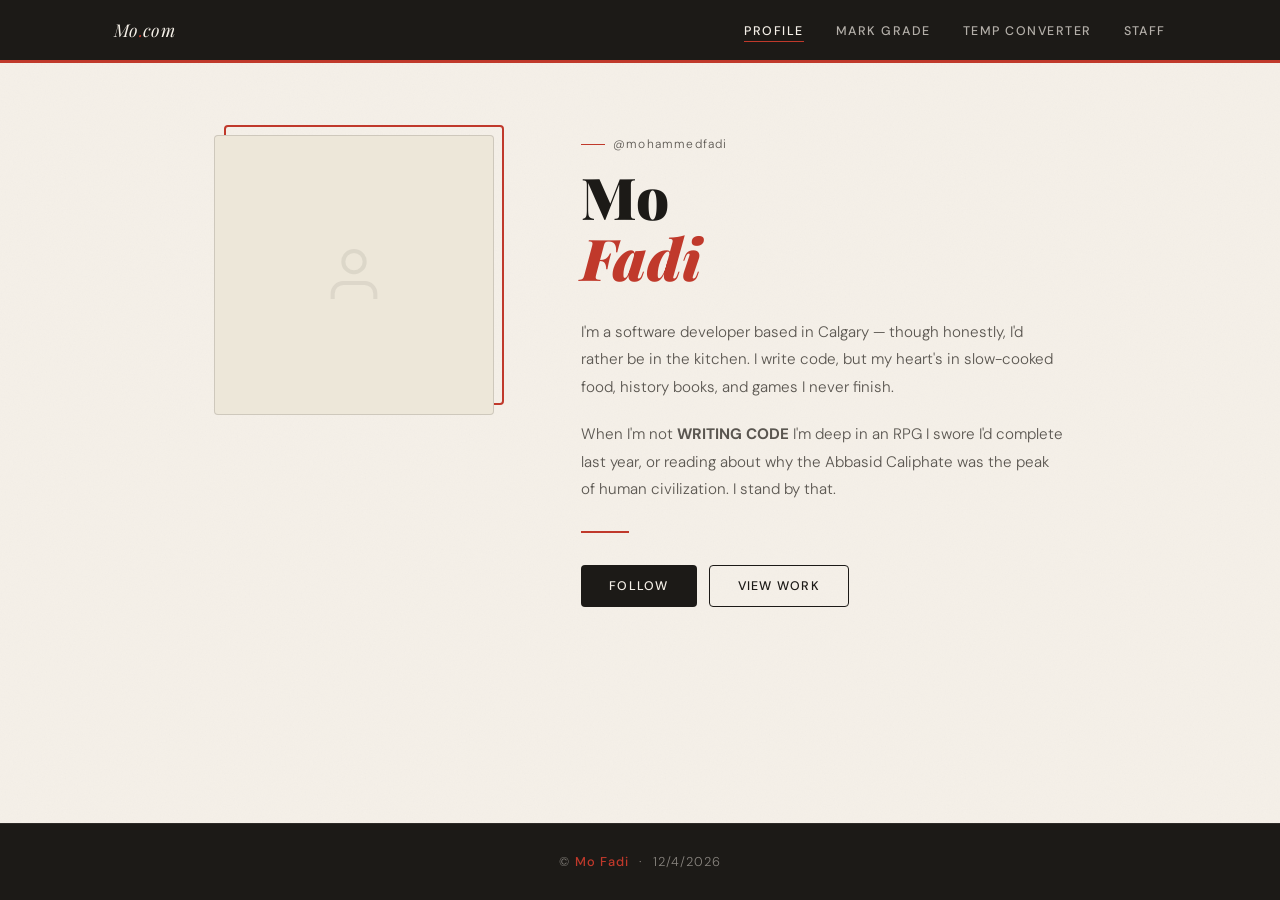
<file: index.html>
<!DOCTYPE html>
<html lang="en">

<head>
    <meta charset="UTF-8">
    <meta name="viewport" content="width=device-width, initial-scale=1.0">
    <title>MoFadi — Profile</title>
    <link rel="stylesheet" href="./style.css">
</head>

<body data-page="profile">
    <div class="main-body">

        <header>
            <div class="header-inner">
                <span class="wordmark">Mo<span>.</span>com</span>
                <nav>
                    <ul class="nav-bar" id="nav-bar">
                        <li><a href="./index.html" class="active">Profile</a></li>
                        <li><a href="./mark-grade.html">Mark Grade</a></li>
                        <li><a href="./temp-converter.html">Temp Converter</a></li>
                        <li><a href="./staff-page.html">Staff</a></li>
                    </ul>
                </nav>
                <div class="menu-item" id="menu-btn" aria-label="Toggle navigation">
                    <svg class="icon-menu" xmlns="http://www.w3.org/2000/svg" width="24" height="24" fill="none"
                        stroke="currentColor" stroke-width="2.2" stroke-linecap="round" stroke-linejoin="round"
                        viewBox="0 0 24 24">
                        <line x1="3" y1="6" x2="21" y2="6" />
                        <line x1="3" y1="12" x2="21" y2="12" />
                        <line x1="3" y1="18" x2="21" y2="18" />
                    </svg>
                </div>
            </div>
        </header>

        <main>
            <div class="profile-page">

                <!-- Left: portrait -->
                <div class="profile-portrait-col">
                    <div class="portrait-frame">
                        <!-- Placeholder shown while image waits to appear -->
                        <div class="portrait-placeholder">
                            <svg viewBox="0 0 24 24" fill="none" stroke="currentColor" stroke-width="1.5">
                                <path d="M20 21v-2a4 4 0 0 0-4-4H8a4 4 0 0 0-4 4v2" />
                                <circle cx="12" cy="7" r="4" />
                            </svg>
                        </div>
                        <!-- Image reveals after 10s via CSS transition-delay -->
                        <img src="./my-pic.jpg" alt="Profile photo" id="profile-image" />
                    </div>
                </div>

                <!-- Right: bio -->
                <div class="profile-bio-col">
                    <span class="profile-handle">@mohammedfadi</span>
                    <h1 class="profile-name">Mo<br><em>Fadi</em></h1>

                    <div class="profile-bio">
                        <p>
                            I'm a software developer based in Calgary — though honestly,
                            I'd rather be in the kitchen. I write code, but my heart's in
                            slow-cooked food, history books, and games I never finish.
                        </p>
                        <p>
                            When I'm not <strong>WRITING CODE</strong> I'm deep in an RPG I swore I'd
                            complete last year, or reading about why the Abbasid Caliphate
                            was the peak of human civilization. I stand by that.
                        </p>
                    </div>

                    <div class="divider"></div>

                    <div class="profile-actions">
                        <button class="btn btn-primary">Follow</button>
                        <button class="btn btn-outline">View Work</button>
                    </div>
                </div>

            </div>
        </main>

        <footer>
            <p>&copy; <strong>Mo Fadi</strong> &nbsp;·&nbsp; <span id="setDate"></span></p>
        </footer>

    </div>
    <script src="./main.js"></script>
</body>

</html>
</file>
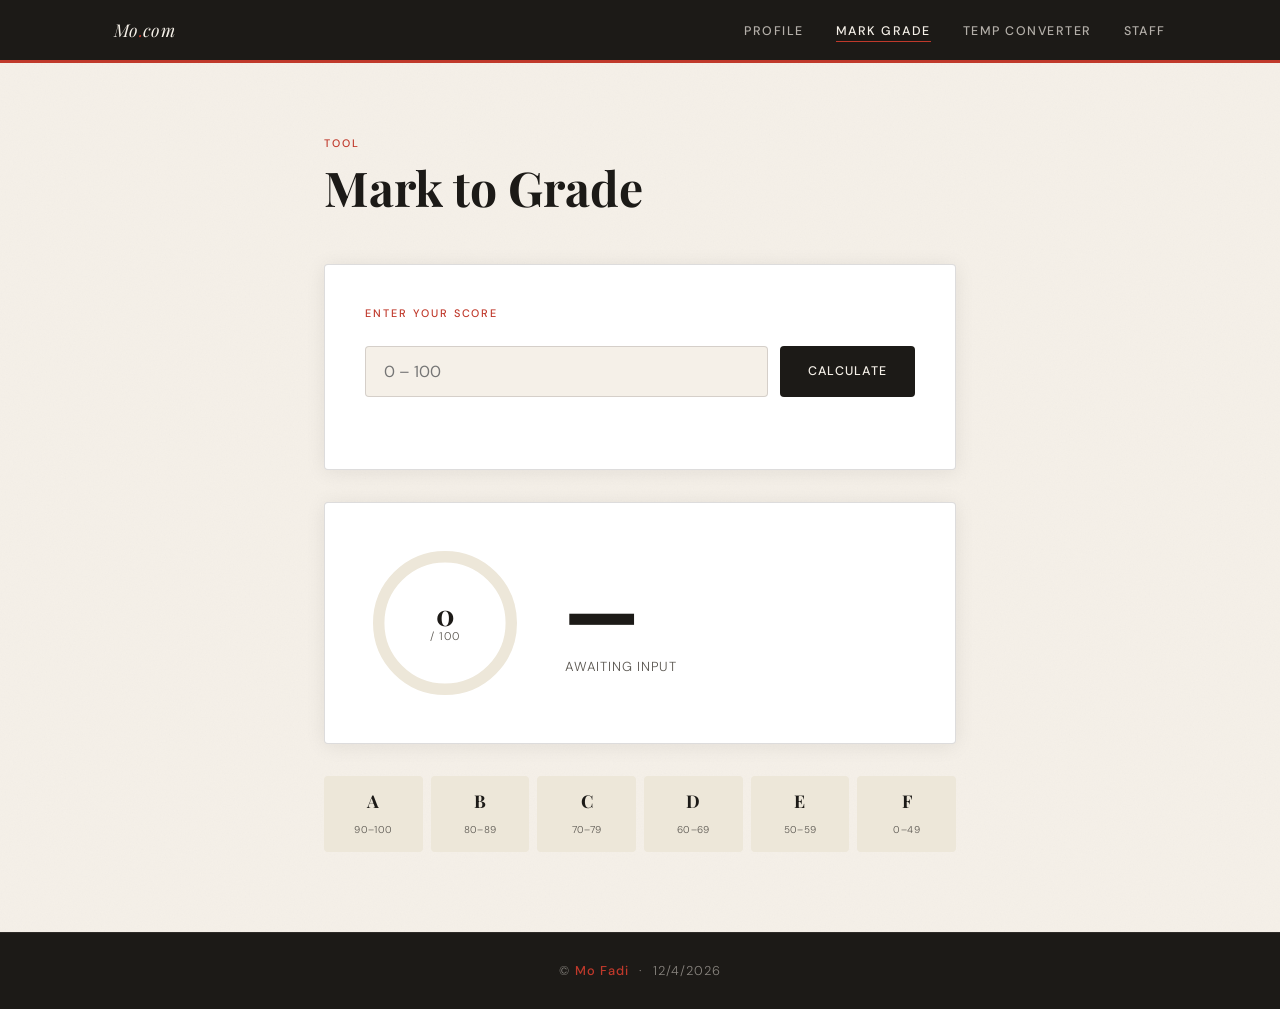
<file: mark-grade.html>
<!DOCTYPE html>
<html lang="en">
<head>
    <meta charset="UTF-8">
    <meta name="viewport" content="width=device-width, initial-scale=1.0">
    <title>MoFadi — Mark Grade</title>
    <link rel="stylesheet" href="./style.css">
</head>
<body data-page="markGrade">
    <div class="main-body">

        <header>
            <div class="header-inner">
                <span class="wordmark">Mo<span>.</span>com</span>
                <nav>
                    <ul class="nav-bar" id="nav-bar">
                        <li><a href="./index.html">Profile</a></li>
                        <li><a href="./mark-grade.html" class="active">Mark Grade</a></li>
                        <li><a href="./temp-converter.html">Temp Converter</a></li>
                        <li><a href="./staff-page.html">Staff</a></li>
                    </ul>
                </nav>
                <div class="menu-item" id="menu-btn" aria-label="Toggle navigation">
                    <svg class="icon-menu" xmlns="http://www.w3.org/2000/svg" width="24" height="24"
                        fill="none" stroke="currentColor" stroke-width="2.2"
                        stroke-linecap="round" stroke-linejoin="round" viewBox="0 0 24 24">
                        <line x1="3" y1="6" x2="21" y2="6"/>
                        <line x1="3" y1="12" x2="21" y2="12"/>
                        <line x1="3" y1="18" x2="21" y2="18"/>
                    </svg>
                </div>
            </div>
        </header>

        <main>
            <div class="grade-page">

                <div class="page-header">
                    <span class="section-label">Tool</span>
                    <h1 class="section-title">Mark to Grade</h1>
                </div>

                <!-- Input card -->
                <div class="grade-input-card">
                    <label for="grade-input" class="section-label">Enter your score</label>
                    <div class="input-row">
                        <input
                            type="text"
                            id="grade-input"
                            class="grade-input"
                            placeholder="0 – 100"
                            autocomplete="off"
                        />
                        <button class="btn-calculate" id="calculate-btn">Calculate</button>
                    </div>
                    <p class="error-message" id="validation-message"></p>
                </div>

                <!-- Result card -->
                <div class="grade-result-card">
                    <div class="gauge-wrap">
                        <svg class="gauge-svg" viewBox="0 0 140 140">
                            <!-- Full circle track -->
                            <circle class="gauge-track" cx="70" cy="70" r="58"/>
                            <!-- Animated fill arc -->
                            <circle class="gauge-fill" id="gauge-arc" cx="70" cy="70" r="58"/>
                        </svg>
                        <div class="gauge-center">
                            <span class="gauge-score" id="currentScore">0</span>
                            <span class="gauge-pct">/ 100</span>
                        </div>
                    </div>

                    <div class="grade-letter-display">
                        <div class="grade-letter" id="grade">—</div>
                        <div class="grade-descriptor" id="grade-descriptor">Awaiting input</div>
                    </div>
                </div>

                <!-- Grade scale legend -->
                <div class="grade-scale" id="grade-scale">
                    <div class="scale-item" data-grade="A">
                        <span class="scale-letter">A</span>
                        <span class="scale-range">90–100</span>
                    </div>
                    <div class="scale-item" data-grade="B">
                        <span class="scale-letter">B</span>
                        <span class="scale-range">80–89</span>
                    </div>
                    <div class="scale-item" data-grade="C">
                        <span class="scale-letter">C</span>
                        <span class="scale-range">70–79</span>
                    </div>
                    <div class="scale-item" data-grade="D">
                        <span class="scale-letter">D</span>
                        <span class="scale-range">60–69</span>
                    </div>
                    <div class="scale-item" data-grade="E">
                        <span class="scale-letter">E</span>
                        <span class="scale-range">50–59</span>
                    </div>
                    <div class="scale-item" data-grade="F">
                        <span class="scale-letter">F</span>
                        <span class="scale-range">0–49</span>
                    </div>
                </div>

            </div>
        </main>

        <footer>
            <p>&copy; <strong>Mo Fadi</strong> &nbsp;·&nbsp; <span id="setDate"></span></p>
        </footer>

    </div>
    <script src="./main.js"></script>
</body>
</html>
</file>
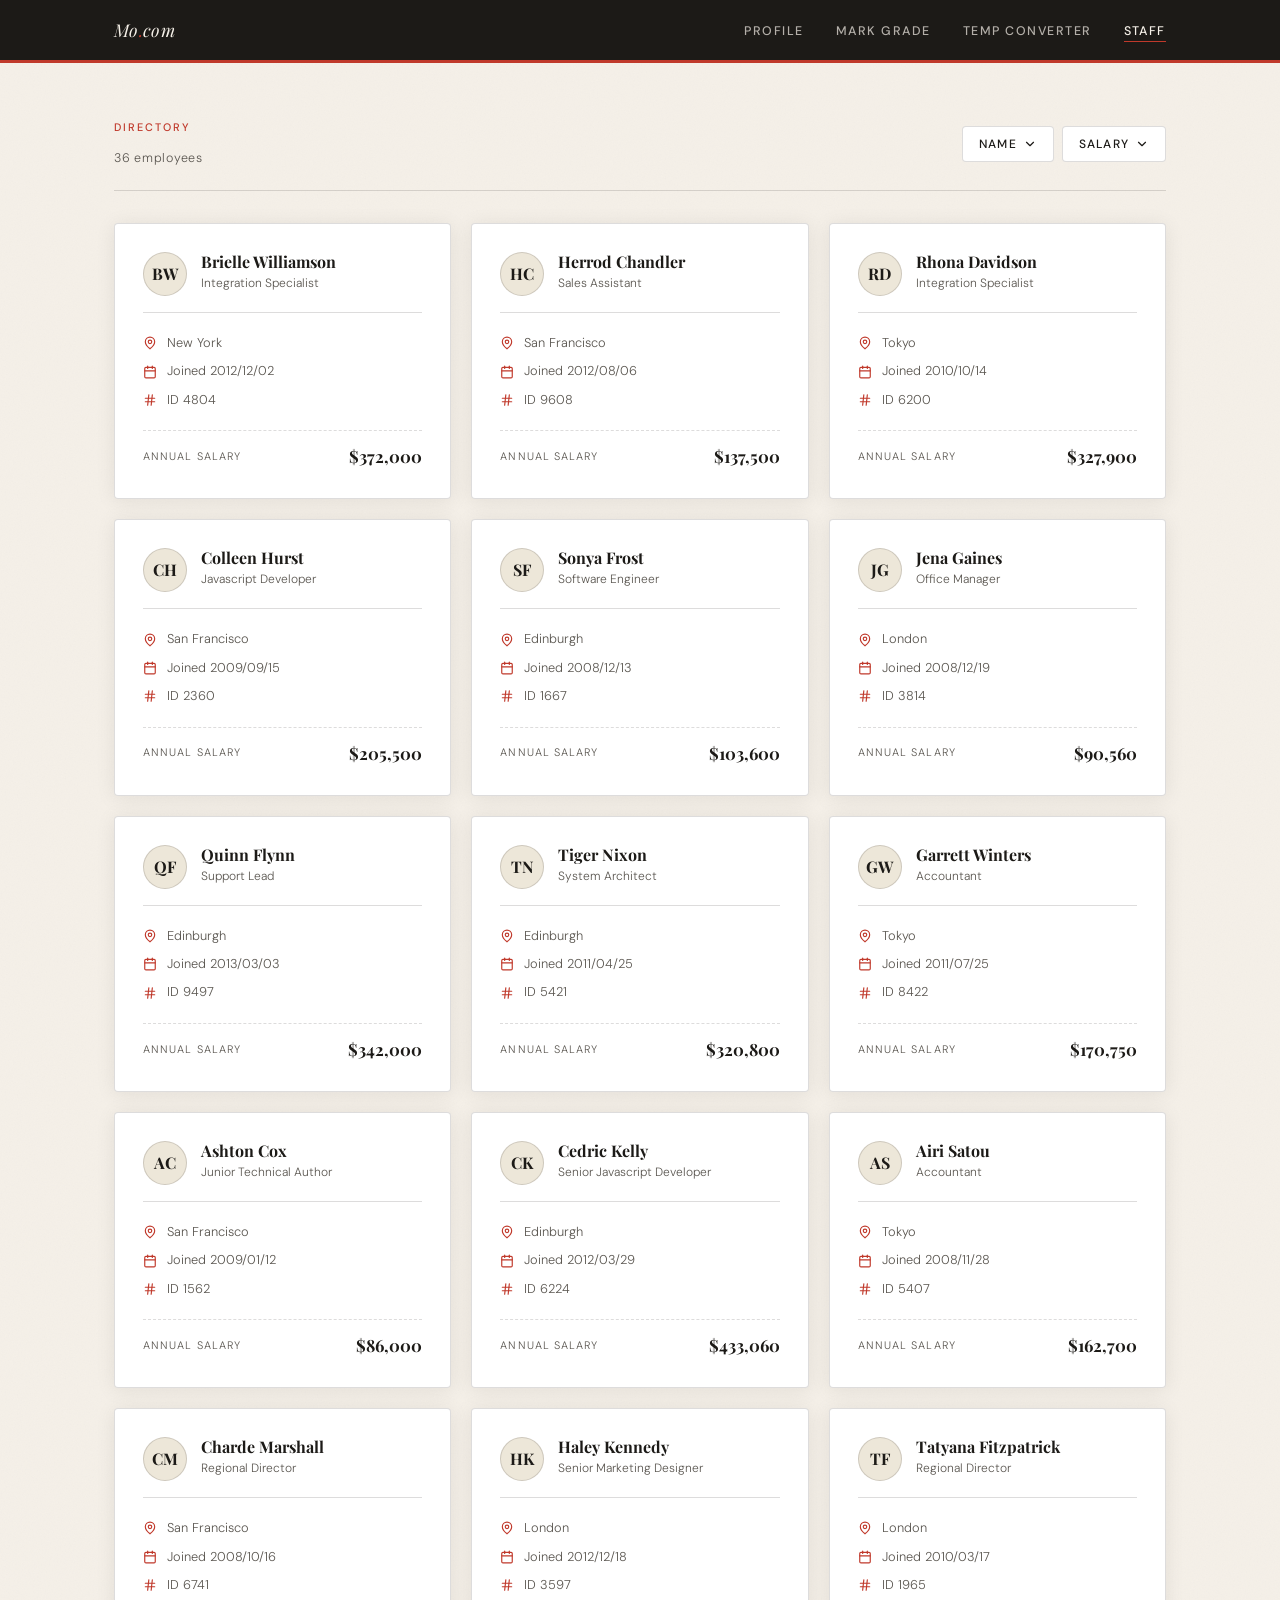
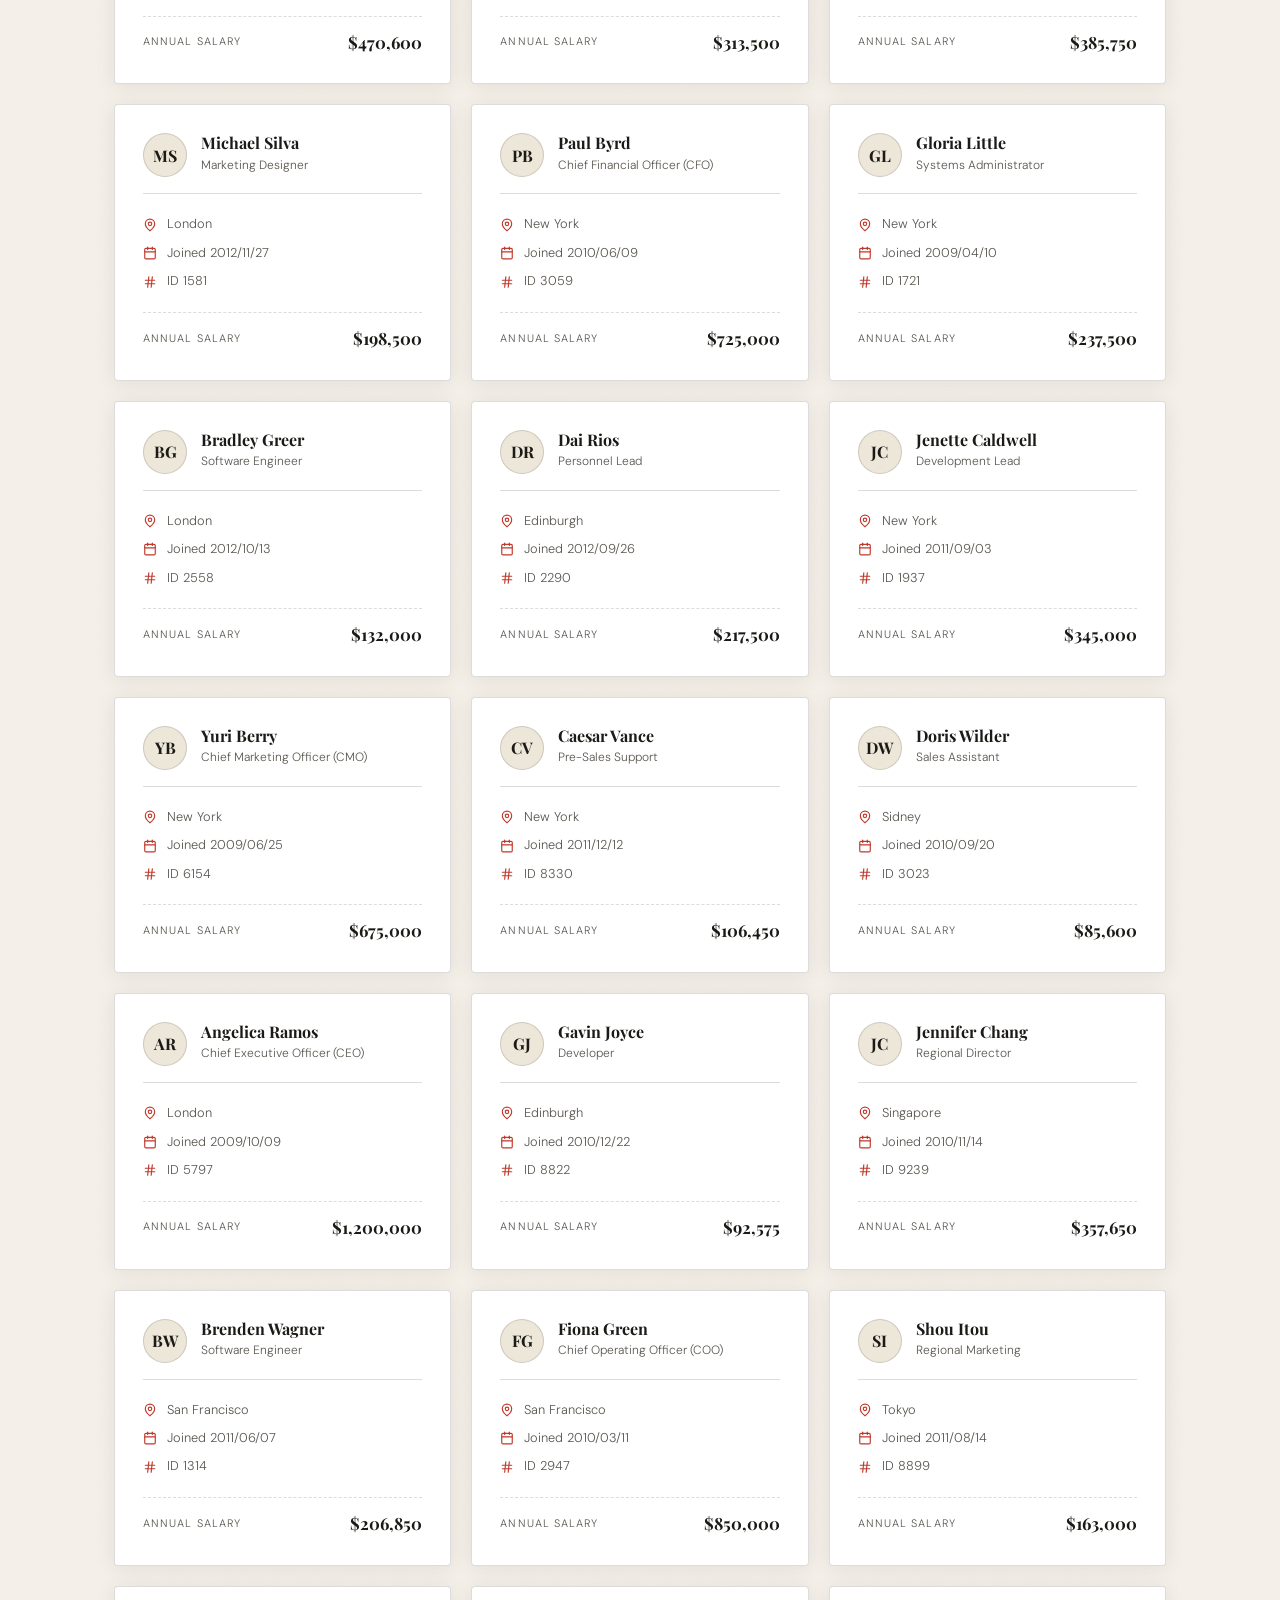
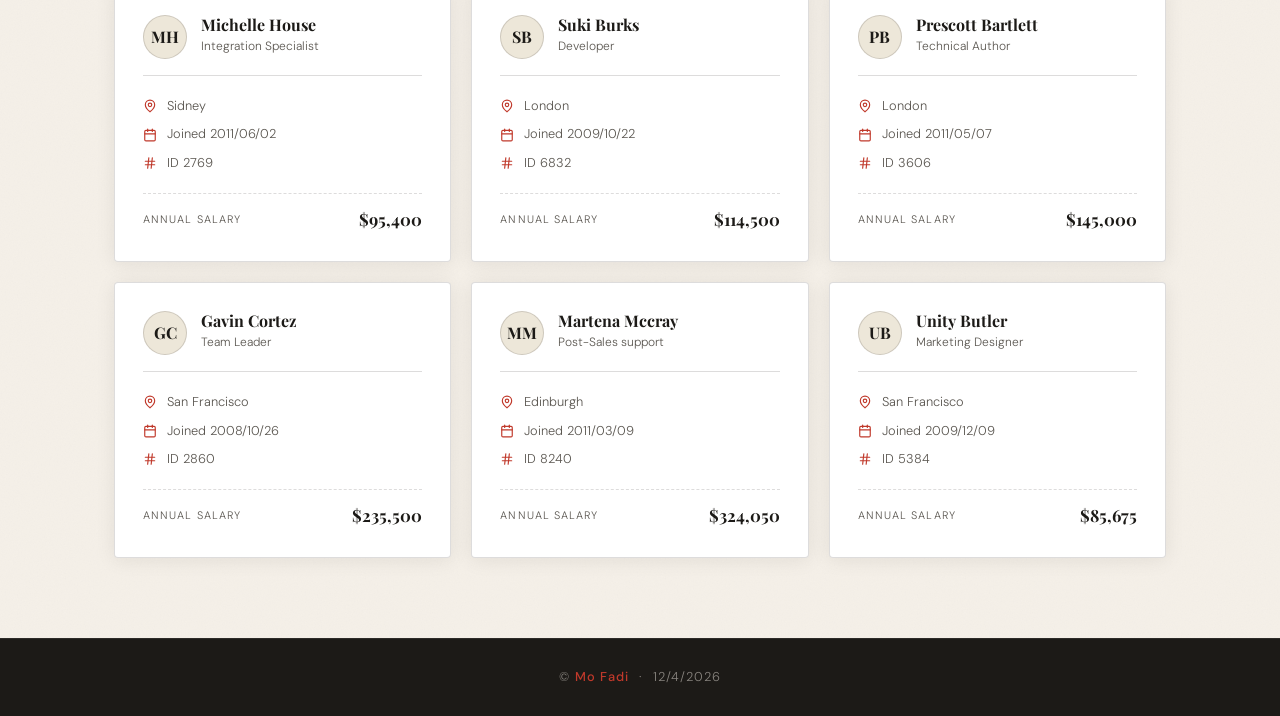
<file: staff-page.html>
<!DOCTYPE html>
<html lang="en">
<head>
    <meta charset="UTF-8">
    <meta name="viewport" content="width=device-width, initial-scale=1.0">
    <title>MoFad — Staff</title>
    <link rel="stylesheet" href="./style.css">
</head>
<body data-page="staffPage">
    <div class="main-body">

        <header>
            <div class="header-inner">
                <span class="wordmark">Mo<span>.</span>com</span>
                <nav>
                    <ul class="nav-bar" id="nav-bar">
                        <li><a href="./index.html">Profile</a></li>
                        <li><a href="./mark-grade.html">Mark Grade</a></li>
                        <li><a href="./temp-converter.html">Temp Converter</a></li>
                        <li><a href="./staff-page.html" class="active">Staff</a></li>
                    </ul>
                </nav>
                <div class="menu-item" id="menu-btn" aria-label="Toggle navigation">
                    <svg class="icon-menu" xmlns="http://www.w3.org/2000/svg" width="24" height="24"
                        fill="none" stroke="currentColor" stroke-width="2.2"
                        stroke-linecap="round" stroke-linejoin="round" viewBox="0 0 24 24">
                        <line x1="3" y1="6" x2="21" y2="6"/>
                        <line x1="3" y1="12" x2="21" y2="12"/>
                        <line x1="3" y1="18" x2="21" y2="18"/>
                    </svg>
                </div>
            </div>
        </header>

        <main>
            <div class="staff-page">

                <div class="staff-controls">
                    <div>
                        <span class="section-label">Directory</span>
                        <span class="staff-count" id="staff-count"></span>
                    </div>

                    <!-- Sort controls -->
                    <div class="sort-buttons">
                        <!-- Sort by name -->
                        <div class="sort-btn-wrap">
                            <button class="sort-btn" id="name">
                                Name
                                <svg xmlns="http://www.w3.org/2000/svg" width="14" height="14"
                                    viewBox="0 0 24 24" fill="none" stroke="currentColor"
                                    stroke-width="2" stroke-linecap="round" stroke-linejoin="round">
                                    <polyline points="6 9 12 15 18 9"/>
                                </svg>
                            </button>
                            <ul class="dd-menu" id="dd-name">
                                <li class="asc">↑ A → Z</li>
                                <li class="desc">↓ Z → A</li>
                            </ul>
                        </div>

                        <!-- Sort by salary -->
                        <div class="sort-btn-wrap">
                            <button class="sort-btn" id="salary">
                                Salary
                                <svg xmlns="http://www.w3.org/2000/svg" width="14" height="14"
                                    viewBox="0 0 24 24" fill="none" stroke="currentColor"
                                    stroke-width="2" stroke-linecap="round" stroke-linejoin="round">
                                    <polyline points="6 9 12 15 18 9"/>
                                </svg>
                            </button>
                            <ul class="dd-menu" id="dd-salary">
                                <li class="asc">↑ Low → High</li>
                                <li class="desc">↓ High → Low</li>
                            </ul>
                        </div>
                    </div>
                </div>

                <!-- Cards injected by JS -->
                <div class="staff-grid" id="staff-organize"></div>

            </div>
        </main>

        <footer>
            <p>&copy; <strong>Mo Fadi</strong> &nbsp;·&nbsp; <span id="setDate"></span></p>
        </footer>

    </div>
    <script src="./main.js"></script>
</body>
</html>
</file>
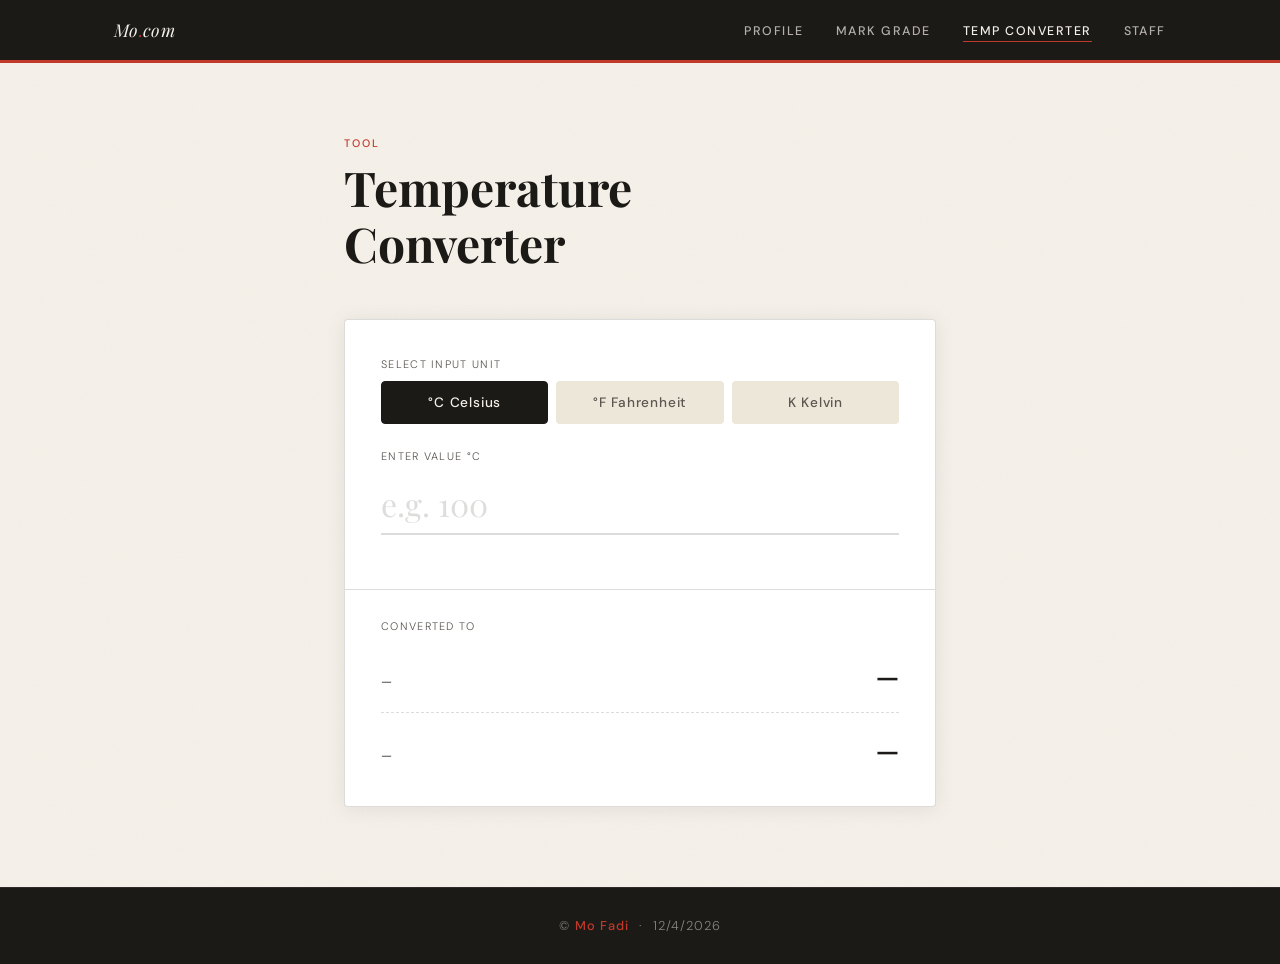
<file: temp-converter.html>
<!DOCTYPE html>
<html lang="en">
<head>
    <meta charset="UTF-8">
    <meta name="viewport" content="width=device-width, initial-scale=1.0">
    <title>MoFadi — Temp Converter</title>
    <link rel="stylesheet" href="./style.css">
</head>
<body data-page="tempPage">
    <div class="main-body">

        <header>
            <div class="header-inner">
                <span class="wordmark">Mo<span>.</span>com</span>
                <nav>
                    <ul class="nav-bar" id="nav-bar">
                        <li><a href="./index.html">Profile</a></li>
                        <li><a href="./mark-grade.html">Mark Grade</a></li>
                        <li><a href="./temp-converter.html" class="active">Temp Converter</a></li>
                        <li><a href="./staff-page.html">Staff</a></li>
                    </ul>
                </nav>
                <div class="menu-item" id="menu-btn" aria-label="Toggle navigation">
                    <svg class="icon-menu" xmlns="http://www.w3.org/2000/svg" width="24" height="24"
                        fill="none" stroke="currentColor" stroke-width="2.2"
                        stroke-linecap="round" stroke-linejoin="round" viewBox="0 0 24 24">
                        <line x1="3" y1="6" x2="21" y2="6"/>
                        <line x1="3" y1="12" x2="21" y2="12"/>
                        <line x1="3" y1="18" x2="21" y2="18"/>
                    </svg>
                </div>
            </div>
        </header>

        <main>
            <div class="temp-page">

                <div class="page-header">
                    <span class="section-label">Tool</span>
                    <h1 class="section-title">Temperature<br>Converter</h1>
                </div>

                <div class="temp-card">

                    <!-- Unit selection + input -->
                    <div class="temp-input-zone">
                        <span class="temp-field-label">Select input unit</span>
                        <div class="temp-unit-row">
                            <button class="unit-btn celsius" data-unit="c">°C Celsius</button>
                            <button class="unit-btn fahrenheight" data-unit="f">°F Fahrenheit</button>
                            <button class="unit-btn kelvin" data-unit="k">K Kelvin</button>
                        </div>

                        <div class="temp-field-wrap">
                            <span class="temp-field-label">
                                Enter value
                                <span class="current-unit" id="current-unit-label"></span>
                            </span>
                            <input
                                type="text"
                                id="temp-input"
                                placeholder="e.g. 100"
                                autocomplete="off"
                            />
                        </div>
                        <p class="error-hint" id="temp-error"></p>
                    </div>

                    <!-- Results -->
                    <div class="temp-results-zone">
                        <span class="results-label">Converted to</span>
                        <div class="result-rows">
                            <div class="result-row" id="result-row-1">
                                <span class="result-unit-label first-unit">—</span>
                                <span class="result-value first-value">—</span>
                            </div>
                            <div class="result-row" id="result-row-2">
                                <span class="result-unit-label second-unit">—</span>
                                <span class="result-value second-value">—</span>
                            </div>
                        </div>
                    </div>

                </div>
            </div>
        </main>

        <footer>
            <p>&copy; <strong>Mo Fadi</strong> &nbsp;·&nbsp; <span id="setDate"></span></p>
        </footer>

    </div>
    <script src="./main.js"></script>
</body>
</html>
</file>
<file: style.css>
@import url('https://fonts.googleapis.com/css2?family=Playfair+Display:ital,wght@0,400;0,700;0,900;1,400;1,700&family=DM+Sans:ital,opsz,wght@0,9..40,300;0,9..40,400;0,9..40,500;1,9..40,300&display=swap');

/* =============================================
   CSS Custom Properties — design tokens
   ============================================= */
:root {
    --cream:       #f5f0e8;
    --paper:       #ede7d9;
    --ink:         #1c1a17;
    --ink-light:   #5a5650;
    --accent:      #c0392b;
    --accent-warm: #e67e22;
    --rule:        rgba(28, 26, 23, 0.15);
    --card-bg:     #ffffff;
    --shadow:      0 2px 20px rgba(28,26,23,0.08);
    --shadow-lg:   0 8px 40px rgba(28,26,23,0.14);
    --serif:       'Playfair Display', Georgia, serif;
    --sans:        'DM Sans', system-ui, sans-serif;
    --radius:      4px;
    --transition:  0.25s ease;
}

/* =============================================
   Reset & Base
   ============================================= */
*, *::before, *::after {
    margin: 0;
    padding: 0;
    box-sizing: border-box;
}

html { scroll-behavior: smooth; }

body {
    background-color: var(--cream);
    color: var(--ink);
    font-family: var(--sans);
    font-weight: 300;
    line-height: 1.6;
    min-height: 100vh;
    /* subtle paper grain */
    background-image:
        url("data:image/svg+xml,%3Csvg xmlns='http://www.w3.org/2000/svg' width='300' height='300'%3E%3Cfilter id='n'%3E%3CfeTurbulence type='fractalNoise' baseFrequency='0.75' numOctaves='4' stitchTiles='stitch'/%3E%3CfeColorMatrix type='saturate' values='0'/%3E%3C/filter%3E%3Crect width='300' height='300' filter='url(%23n)' opacity='0.04'/%3E%3C/svg%3E");
}

a {
    color: var(--accent);
    text-decoration: none;
    transition: color var(--transition);
}
a:hover { color: var(--accent-warm); }

/* =============================================
   Layout Shell
   ============================================= */
.main-body {
    display: flex;
    flex-direction: column;
    min-height: 100vh;
}

/* =============================================
   Header & Navigation
   ============================================= */
header {
    background-color: var(--ink);
    color: var(--cream);
    position: sticky;
    top: 0;
    z-index: 100;
    border-bottom: 3px solid var(--accent);
}

.header-inner {
    max-width: 1100px;
    margin: 0 auto;
    padding: 0 24px;
    display: flex;
    align-items: center;
    justify-content: space-between;
    height: 60px;
}

.wordmark {
    font-family: var(--serif);
    font-size: 1.1rem;
    font-style: italic;
    color: var(--cream);
    letter-spacing: 0.02em;
}

.wordmark span { color: var(--accent); }

/* Desktop nav */
.nav-bar {
    display: flex;
    gap: 32px;
    list-style: none;
}

.nav-bar a {
    font-family: var(--sans);
    font-size: 0.78rem;
    font-weight: 500;
    letter-spacing: 0.12em;
    text-transform: uppercase;
    color: rgba(245,240,232,0.7);
    padding-bottom: 2px;
    border-bottom: 1px solid transparent;
    transition: color var(--transition), border-color var(--transition);
}

.nav-bar a:hover,
.nav-bar a.active {
    color: var(--cream);
    border-bottom-color: var(--accent);
}

/* Hamburger — mobile only */
.menu-item {
    display: none;
    cursor: pointer;
    color: var(--cream);
    padding: 4px;
}

/* =============================================
   Main Content
   ============================================= */
main { flex: 1; }

/* =============================================
   Footer
   ============================================= */
footer {
    background-color: var(--ink);
    color: rgba(245,240,232,0.5);
    padding: 28px 24px;
    text-align: center;
    border-top: 1px solid rgba(245,240,232,0.08);
}

footer p {
    font-size: 0.8rem;
    letter-spacing: 0.08em;
    font-family: var(--sans);
}

footer strong { color: var(--accent); font-weight: 500; }

/* =============================================
   Section Headers (shared utility)
   ============================================= */
.section-label {
    font-family: var(--sans);
    font-size: 0.68rem;
    font-weight: 500;
    letter-spacing: 0.18em;
    text-transform: uppercase;
    color: var(--accent);
    display: block;
    margin-bottom: 8px;
}

.section-title {
    font-family: var(--serif);
    font-size: clamp(2rem, 4vw, 3rem);
    font-weight: 700;
    line-height: 1.15;
    color: var(--ink);
}

/* =============================================
   PAGE: PROFILE
   ============================================= */
.profile-page {
    max-width: 900px;
    margin: 0 auto;
    padding: 72px 24px 80px;
    display: grid;
    grid-template-columns: 1fr 1.6fr;
    gap: 64px;
    align-items: start;
}

/* Left column — portrait */
.profile-portrait-col {
    position: sticky;
    top: 90px;
}

.portrait-frame {
    position: relative;
    width: 100%;
    aspect-ratio: 1;
    max-width: 280px;
}

/* Decorative offset border */
.portrait-frame::before {
    content: '';
    position: absolute;
    inset: -10px -10px 10px 10px;
    border: 2px solid var(--accent);
    border-radius: var(--radius);
    z-index: 0;
}

/* Profile image — hidden until 10s (10s delay on transition) */
#profile-image {
    position: relative;
    z-index: 1;
    width: 100%;
    height: 100%;
    object-fit: cover;
    border-radius: var(--radius);
    opacity: 0;
    filter: grayscale(20%);
    transition: opacity 1.2s ease;
    display: block;
}

/* JS adds .visible after DOMContentLoaded; the 10s delay lives on the CSS transition */
#profile-image.visible {
    opacity: 1;
}

/* Placeholder shown while image is hidden */
.portrait-placeholder {
    position: absolute;
    inset: 0;
    z-index: 0;
    background-color: var(--paper);
    border-radius: var(--radius);
    display: flex;
    align-items: center;
    justify-content: center;
    border: 1px solid var(--rule);
}

.portrait-placeholder svg {
    width: 64px;
    height: 64px;
    color: var(--rule);
    opacity: 0.5;
}

/* Right column — bio */
.profile-bio-col {}

.profile-handle {
    font-family: var(--sans);
    font-size: 0.75rem;
    color: var(--ink-light);
    letter-spacing: 0.1em;
    margin-bottom: 12px;
    display: flex;
    align-items: center;
    gap: 8px;
}

.profile-handle::before {
    content: '';
    display: block;
    width: 24px;
    height: 1px;
    background: var(--accent);
}

.profile-name {
    font-family: var(--serif);
    font-size: clamp(2.4rem, 5vw, 3.6rem);
    font-weight: 900;
    line-height: 1.05;
    color: var(--ink);
    margin-bottom: 32px;
}

.profile-name em {
    font-style: italic;
    color: var(--accent);
}

.profile-bio p {
    font-size: 0.95rem;
    color: var(--ink-light);
    line-height: 1.8;
    margin-bottom: 20px;
}

.profile-bio p:last-child { margin-bottom: 0; }

.divider {
    width: 48px;
    height: 2px;
    background: var(--accent);
    margin: 28px 0;
}

.profile-actions {
    display: flex;
    gap: 12px;
    margin-top: 32px;
}

.btn {
    font-family: var(--sans);
    font-size: 0.78rem;
    font-weight: 500;
    letter-spacing: 0.1em;
    text-transform: uppercase;
    padding: 12px 28px;
    border: none;
    border-radius: var(--radius);
    cursor: pointer;
    transition: all var(--transition);
}

.btn-primary {
    background: var(--ink);
    color: var(--cream);
}

.btn-primary:hover {
    background: var(--accent);
}

.btn-outline {
    background: transparent;
    color: var(--ink);
    border: 1.5px solid var(--ink);
}

.btn-outline:hover {
    border-color: var(--accent);
    color: var(--accent);
}

/* =============================================
   PAGE: MARK GRADE
   ============================================= */
.grade-page {
    max-width: 680px;
    margin: 0 auto;
    padding: 72px 24px 80px;
}

.grade-page .page-header {
    margin-bottom: 48px;
}

.grade-input-card {
    background: var(--card-bg);
    border: 1px solid var(--rule);
    border-radius: var(--radius);
    padding: 40px;
    box-shadow: var(--shadow);
    margin-bottom: 32px;
}

.input-row {
    display: flex;
    gap: 12px;
    align-items: stretch;
    margin-top: 24px;
}

.grade-input {
    flex: 1;
    font-family: var(--sans);
    font-size: 1rem;
    padding: 14px 18px;
    border: 1.5px solid var(--rule);
    border-radius: var(--radius);
    background: var(--cream);
    color: var(--ink);
    transition: border-color var(--transition);
    outline: none;
}

.grade-input:focus {
    border-color: var(--ink);
}

.grade-input.error {
    border-color: var(--accent);
    background: #fff5f5;
}

.btn-calculate {
    font-family: var(--sans);
    font-size: 0.78rem;
    font-weight: 500;
    letter-spacing: 0.1em;
    text-transform: uppercase;
    padding: 14px 28px;
    background: var(--ink);
    color: var(--cream);
    border: none;
    border-radius: var(--radius);
    cursor: pointer;
    transition: background var(--transition);
    white-space: nowrap;
}

.btn-calculate:hover { background: var(--accent); }

.error-message {
    font-size: 0.82rem;
    color: var(--accent);
    margin-top: 12px;
    min-height: 20px;
    font-family: var(--sans);
}

/* Result display */
.grade-result-card {
    background: var(--card-bg);
    border: 1px solid var(--rule);
    border-radius: var(--radius);
    padding: 40px;
    box-shadow: var(--shadow);
    display: flex;
    align-items: center;
    gap: 40px;
}

/* Circular gauge */
.gauge-wrap {
    position: relative;
    width: 160px;
    height: 160px;
    flex-shrink: 0;
}

.gauge-svg {
    width: 100%;
    height: 100%;
    transform: rotate(-90deg);
}

.gauge-track {
    fill: none;
    stroke: var(--paper);
    stroke-width: 10;
}

.gauge-fill {
    fill: none;
    stroke: var(--accent);
    stroke-width: 10;
    stroke-linecap: round;
    stroke-dasharray: 408;
    stroke-dashoffset: 408;
    transition: stroke-dashoffset 1s cubic-bezier(.4,0,.2,1), stroke 0.3s ease;
}

.gauge-center {
    position: absolute;
    inset: 0;
    display: flex;
    flex-direction: column;
    align-items: center;
    justify-content: center;
}

.gauge-score {
    font-family: var(--serif);
    font-size: 1.8rem;
    font-weight: 700;
    line-height: 1;
    color: var(--ink);
}

.gauge-pct {
    font-size: 0.7rem;
    color: var(--ink-light);
    letter-spacing: 0.08em;
}

.grade-letter-display {
    flex: 1;
}

.grade-letter {
    font-family: var(--serif);
    font-size: 5rem;
    font-weight: 900;
    line-height: 1;
    color: var(--ink);
    margin-bottom: 8px;
    transition: color 0.3s ease;
}

.grade-descriptor {
    font-family: var(--sans);
    font-size: 0.82rem;
    color: var(--ink-light);
    letter-spacing: 0.06em;
    text-transform: uppercase;
}

/* Grade scale legend */
.grade-scale {
    display: grid;
    grid-template-columns: repeat(6, 1fr);
    gap: 8px;
    margin-top: 32px;
}

.scale-item {
    text-align: center;
    padding: 10px 4px;
    background: var(--paper);
    border-radius: var(--radius);
    border: 1.5px solid transparent;
    transition: border-color var(--transition);
}

.scale-item.active {
    border-color: var(--accent);
    background: #fff5f3;
}

.scale-letter {
    font-family: var(--serif);
    font-size: 1.1rem;
    font-weight: 700;
    color: var(--ink);
    display: block;
}

.scale-range {
    font-size: 0.62rem;
    color: var(--ink-light);
    letter-spacing: 0.04em;
}

/* =============================================
   PAGE: STAFF
   ============================================= */
.staff-page {
    max-width: 1100px;
    margin: 0 auto;
    padding: 56px 24px 80px;
}

.staff-controls {
    display: flex;
    align-items: center;
    justify-content: space-between;
    flex-wrap: wrap;
    gap: 16px;
    margin-bottom: 32px;
    padding-bottom: 20px;
    border-bottom: 1px solid var(--rule);
}

.staff-count {
    font-size: 0.78rem;
    color: var(--ink-light);
    letter-spacing: 0.06em;
}

.sort-buttons {
    display: flex;
    gap: 8px;
}

/* Sort button with dropdown */
.sort-btn-wrap {
    position: relative;
}

.sort-btn {
    font-family: var(--sans);
    font-size: 0.75rem;
    font-weight: 500;
    letter-spacing: 0.1em;
    text-transform: uppercase;
    padding: 9px 16px;
    background: var(--card-bg);
    color: var(--ink);
    border: 1.5px solid var(--rule);
    border-radius: var(--radius);
    cursor: pointer;
    display: flex;
    align-items: center;
    gap: 6px;
    transition: all var(--transition);
}

.sort-btn:hover, .sort-btn.open {
    border-color: var(--ink);
}

.sort-btn svg { transition: transform var(--transition); }
.sort-btn.open svg { transform: rotate(180deg); }

.dd-menu {
    position: absolute;
    right: 0;
    top: calc(100% + 6px);
    background: var(--card-bg);
    border: 1.5px solid var(--rule);
    border-radius: var(--radius);
    box-shadow: var(--shadow-lg);
    list-style: none;
    min-width: 140px;
    overflow: hidden;
    opacity: 0;
    visibility: hidden;
    transform: translateY(-6px);
    transition: opacity var(--transition), transform var(--transition), visibility var(--transition);
    z-index: 50;
}

.dd-menu.active {
    opacity: 1;
    visibility: visible;
    transform: translateY(0);
}

.dd-menu li {
    font-size: 0.8rem;
    font-family: var(--sans);
    padding: 10px 16px;
    cursor: pointer;
    color: var(--ink);
    display: flex;
    align-items: center;
    gap: 8px;
    transition: background var(--transition);
}

.dd-menu li:hover {
    background: var(--paper);
    color: var(--accent);
}

/* Staff grid */
.staff-grid {
    display: grid;
    grid-template-columns: repeat(auto-fill, minmax(300px, 1fr));
    gap: 20px;
}

.staff-card {
    background: var(--card-bg);
    border: 1px solid var(--rule);
    border-radius: var(--radius);
    padding: 28px;
    box-shadow: var(--shadow);
    transition: box-shadow var(--transition), transform var(--transition);
    animation: cardIn 0.3s ease both;
}

.staff-card:hover {
    box-shadow: var(--shadow-lg);
    transform: translateY(-2px);
}

@keyframes cardIn {
    from { opacity: 0; transform: translateY(8px); }
    to   { opacity: 1; transform: translateY(0); }
}

.staff-card .card-header {
    display: flex;
    align-items: flex-start;
    gap: 14px;
    margin-bottom: 20px;
    padding-bottom: 16px;
    border-bottom: 1px solid var(--rule);
}

.avatar {
    width: 44px;
    height: 44px;
    background: var(--paper);
    border-radius: 50%;
    display: flex;
    align-items: center;
    justify-content: center;
    font-family: var(--serif);
    font-size: 1rem;
    font-weight: 700;
    color: var(--ink);
    flex-shrink: 0;
    border: 1px solid var(--rule);
}

.card-name {
    font-family: var(--serif);
    font-size: 1rem;
    font-weight: 700;
    color: var(--ink);
    line-height: 1.2;
}

.card-job {
    font-size: 0.75rem;
    color: var(--ink-light);
    margin-top: 3px;
}

.card-meta {
    display: flex;
    flex-direction: column;
    gap: 8px;
}

.meta-row {
    display: flex;
    align-items: center;
    gap: 10px;
    font-size: 0.8rem;
    color: var(--ink-light);
}

.meta-row svg {
    width: 14px;
    height: 14px;
    flex-shrink: 0;
    color: var(--accent);
}

.meta-salary {
    margin-top: 12px;
    padding-top: 12px;
    border-top: 1px dashed var(--rule);
    display: flex;
    justify-content: space-between;
    align-items: center;
}

.salary-label {
    font-size: 0.68rem;
    text-transform: uppercase;
    letter-spacing: 0.1em;
    color: var(--ink-light);
}

.salary-value {
    font-family: var(--serif);
    font-size: 1.05rem;
    font-weight: 700;
    color: var(--ink);
}

/* =============================================
   PAGE: TEMPERATURE CONVERTER
   ============================================= */
.temp-page {
    max-width: 640px;
    margin: 0 auto;
    padding: 72px 24px 80px;
}

.temp-page .page-header {
    margin-bottom: 48px;
}

.temp-card {
    background: var(--card-bg);
    border: 1px solid var(--rule);
    border-radius: var(--radius);
    box-shadow: var(--shadow);
    overflow: hidden;
}

.temp-input-zone {
    padding: 36px 36px 28px;
    border-bottom: 1px solid var(--rule);
}

.temp-unit-row {
    display: flex;
    gap: 8px;
    margin-bottom: 24px;
}

.unit-btn {
    flex: 1;
    padding: 12px;
    font-family: var(--sans);
    font-size: 0.85rem;
    font-weight: 500;
    letter-spacing: 0.06em;
    background: var(--paper);
    color: var(--ink-light);
    border: 1.5px solid transparent;
    border-radius: var(--radius);
    cursor: pointer;
    transition: all var(--transition);
}

.unit-btn:hover {
    color: var(--ink);
    border-color: var(--rule);
}

.unit-btn.selected {
    background: var(--ink);
    color: var(--cream);
    border-color: var(--ink);
}

.temp-field-wrap {
    position: relative;
}

.temp-field-label {
    font-size: 0.68rem;
    text-transform: uppercase;
    letter-spacing: 0.12em;
    color: var(--ink-light);
    margin-bottom: 8px;
    display: block;
}

#temp-input {
    width: 100%;
    font-family: var(--serif);
    font-size: 2rem;
    font-weight: 400;
    color: var(--ink);
    background: transparent;
    border: none;
    border-bottom: 2px solid var(--rule);
    padding: 8px 0;
    outline: none;
    transition: border-color var(--transition);
}

#temp-input::placeholder { color: var(--rule); }

#temp-input:focus { border-bottom-color: var(--ink); }

#temp-input.error { border-bottom-color: var(--accent); }

.temp-results-zone {
    padding: 28px 36px 36px;
}

.results-label {
    font-size: 0.68rem;
    text-transform: uppercase;
    letter-spacing: 0.12em;
    color: var(--ink-light);
    margin-bottom: 20px;
    display: block;
}

.result-rows {
    display: flex;
    flex-direction: column;
    gap: 16px;
}

.result-row {
    display: flex;
    align-items: baseline;
    justify-content: space-between;
    padding-bottom: 16px;
    border-bottom: 1px dashed var(--rule);
}

.result-row:last-child {
    border-bottom: none;
    padding-bottom: 0;
}

.result-unit-label {
    font-family: var(--sans);
    font-size: 0.78rem;
    font-weight: 500;
    text-transform: uppercase;
    letter-spacing: 0.1em;
    color: var(--ink-light);
    width: 100px;
}

.result-value {
    font-family: var(--serif);
    font-size: 1.6rem;
    font-weight: 700;
    color: var(--ink);
    text-align: right;
    transition: color 0.2s ease;
}

.result-value.updated {
    color: var(--accent);
    animation: flash 0.4s ease;
}

@keyframes flash {
    0%   { color: var(--accent-warm); }
    100% { color: var(--accent); }
}

.error-hint {
    font-size: 0.78rem;
    color: var(--accent);
    margin-top: 8px;
    min-height: 18px;
    font-family: var(--sans);
}

/* =============================================
   Mobile responsive
   ============================================= */
@media (max-width: 768px) {
    /* Slide-in nav on mobile */
    .nav-bar {
        position: fixed;
        top: 0;
        right: -100%;
        width: 280px;
        height: 100dvh;
        background: var(--ink);
        flex-direction: column;
        justify-content: center;
        align-items: center;
        gap: 32px;
        padding: 48px 32px;
        transition: right 0.3s ease;
        z-index: 200;
    }

    .nav-bar.active { right: 0; }

    .nav-bar a {
        font-size: 1rem;
        letter-spacing: 0.06em;
    }

    .menu-item { display: block; }

    /* Profile page */
    .profile-page {
        grid-template-columns: 1fr;
        gap: 40px;
        padding: 48px 24px 64px;
    }

    .profile-portrait-col { position: static; }
    .portrait-frame { max-width: 200px; margin: 0 auto; }

    /* Grade page */
    .grade-result-card {
        flex-direction: column;
        gap: 24px;
        text-align: center;
    }

    .grade-scale { grid-template-columns: repeat(3, 1fr); }

    /* Temp page */
    .temp-input-zone,
    .temp-results-zone { padding: 24px; }

    #temp-input { font-size: 1.5rem; }
}

@media (min-width: 769px) {
    .staff-grid { grid-template-columns: repeat(2, 1fr); }
}

@media (min-width: 1024px) {
    .staff-grid { grid-template-columns: repeat(3, 1fr); }
}
</file>
